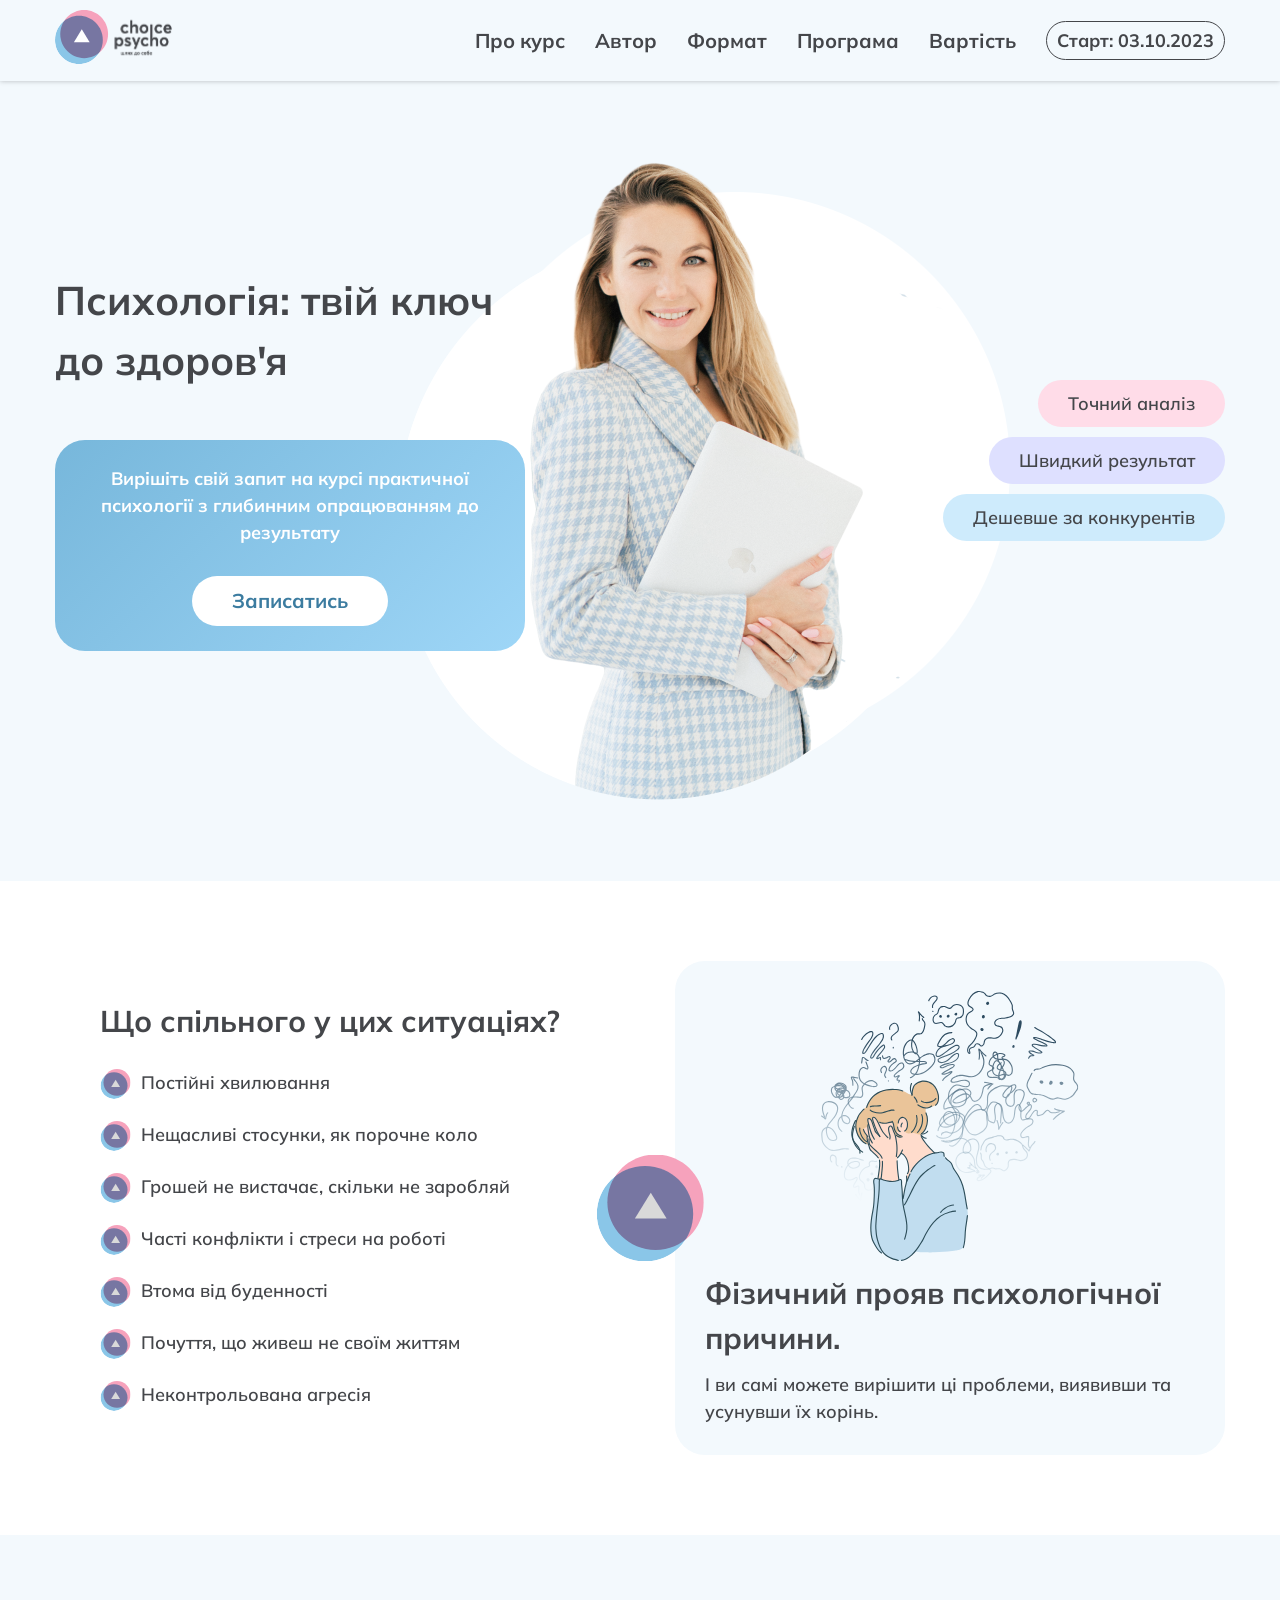
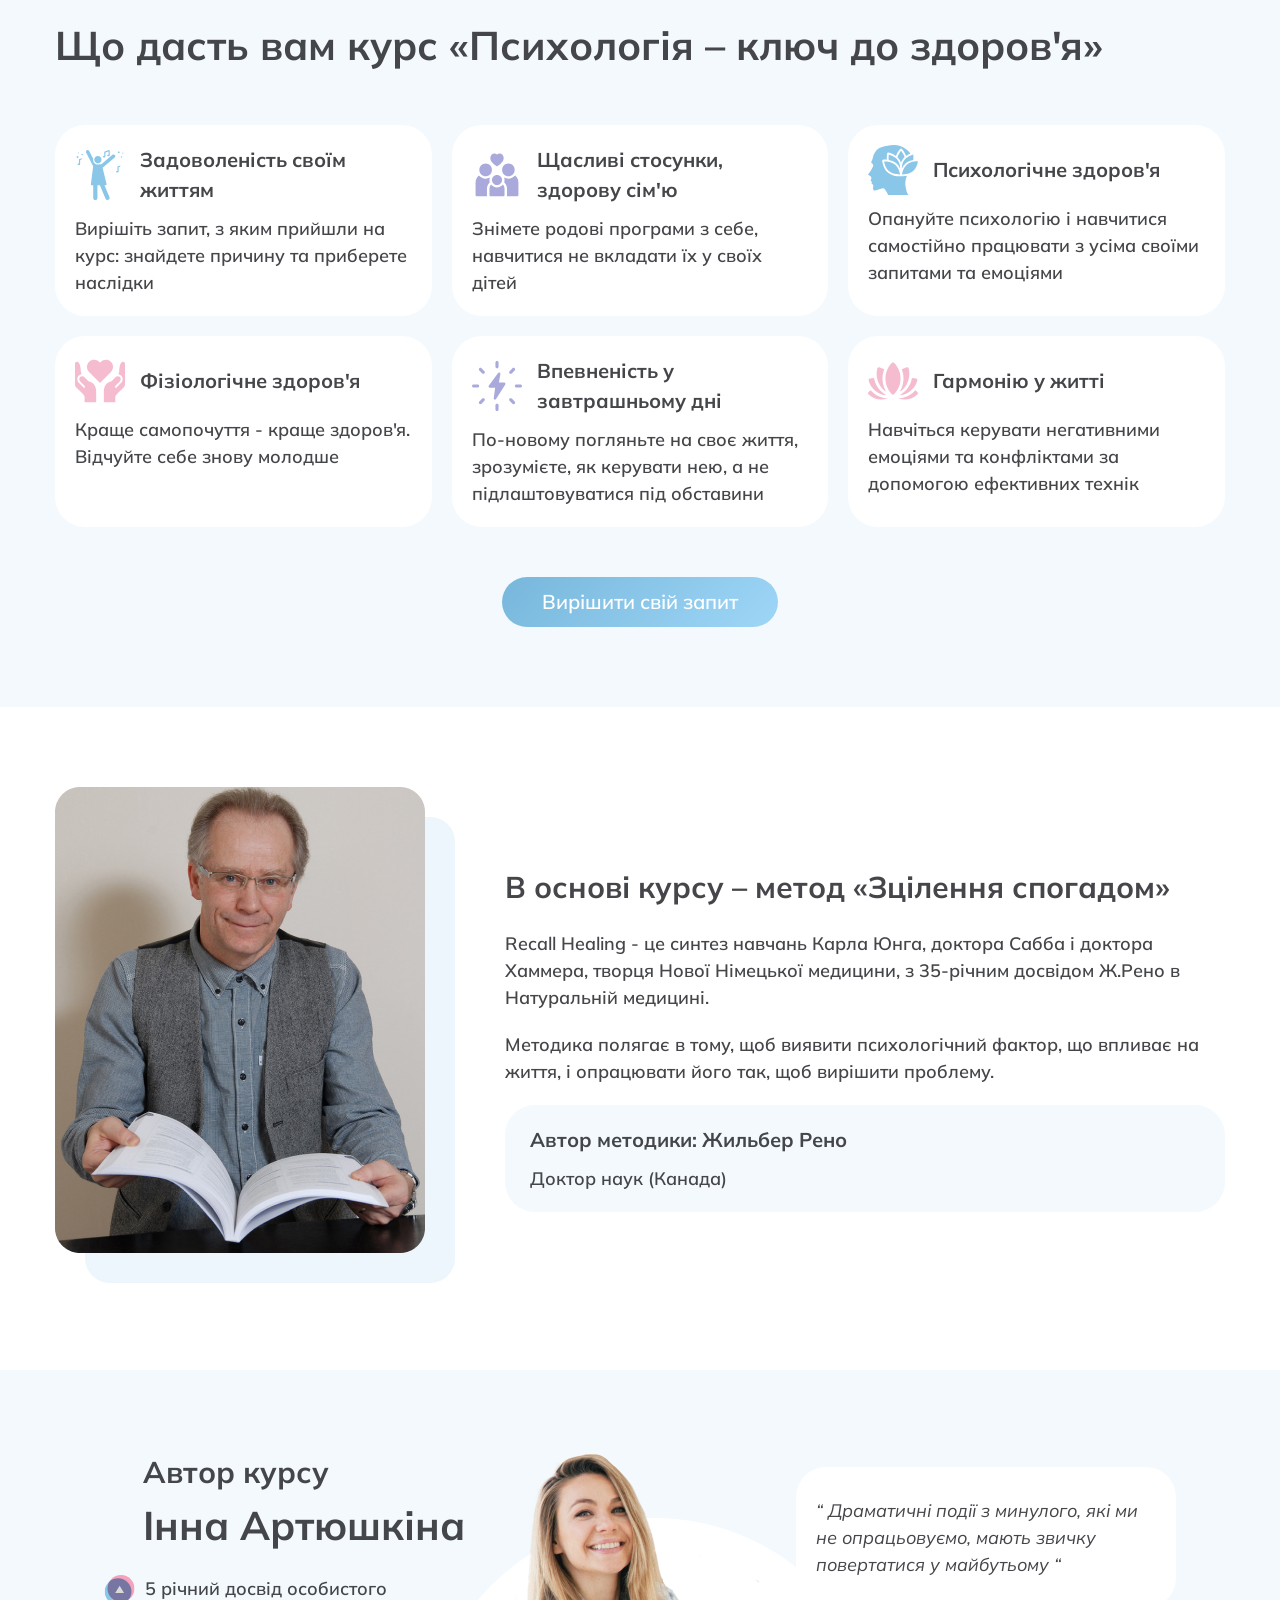
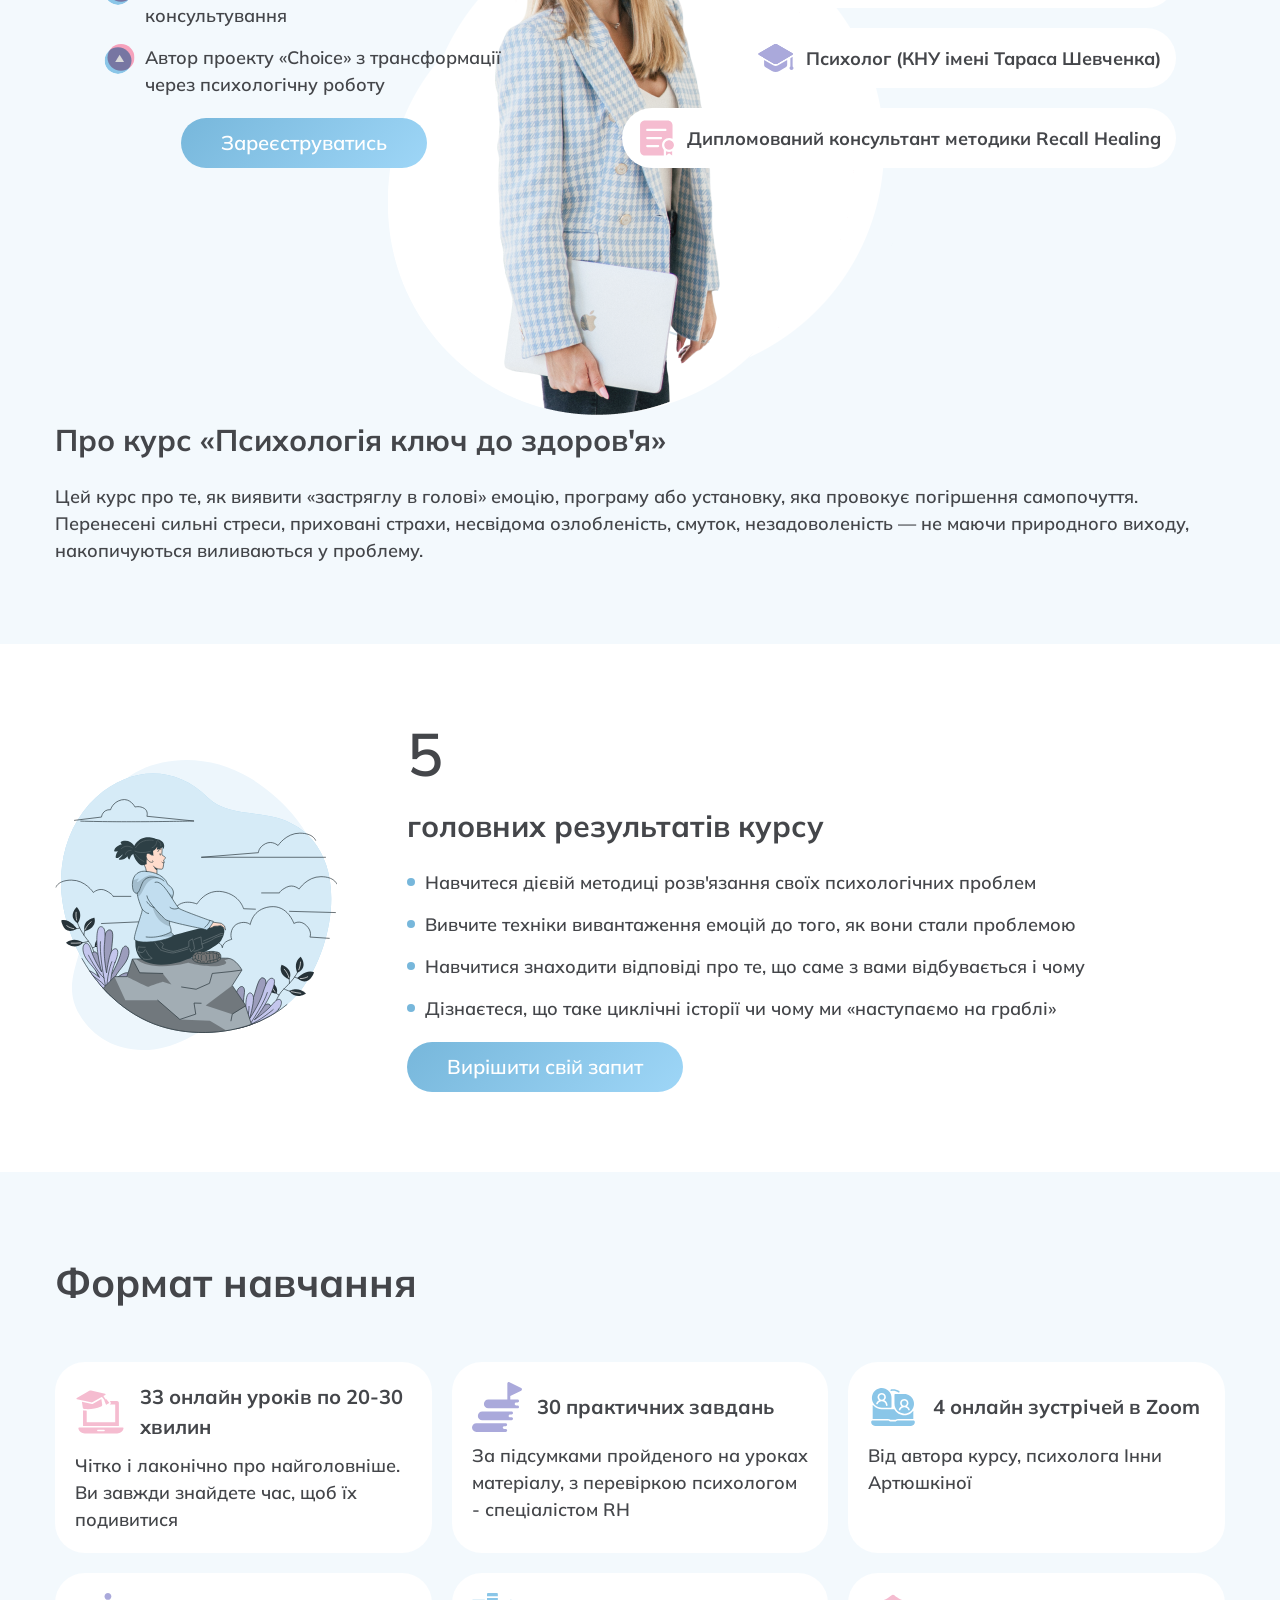
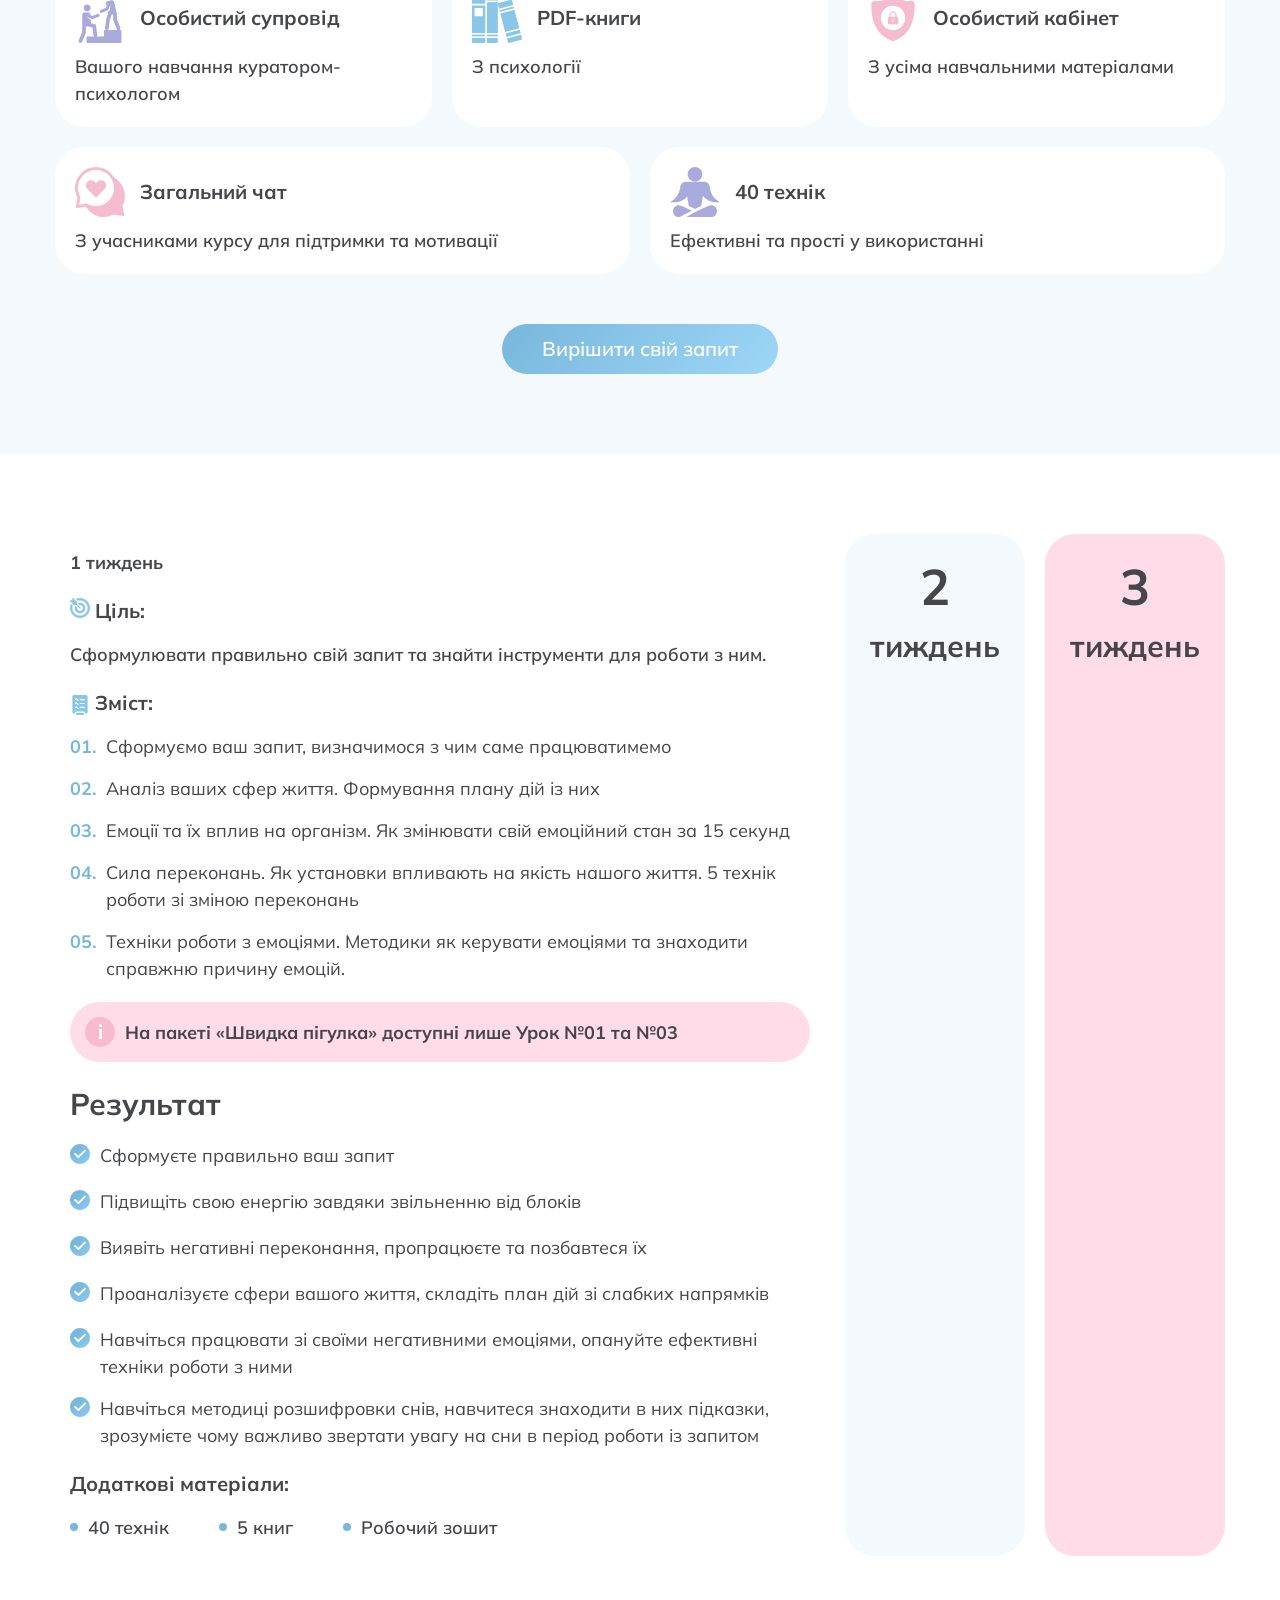
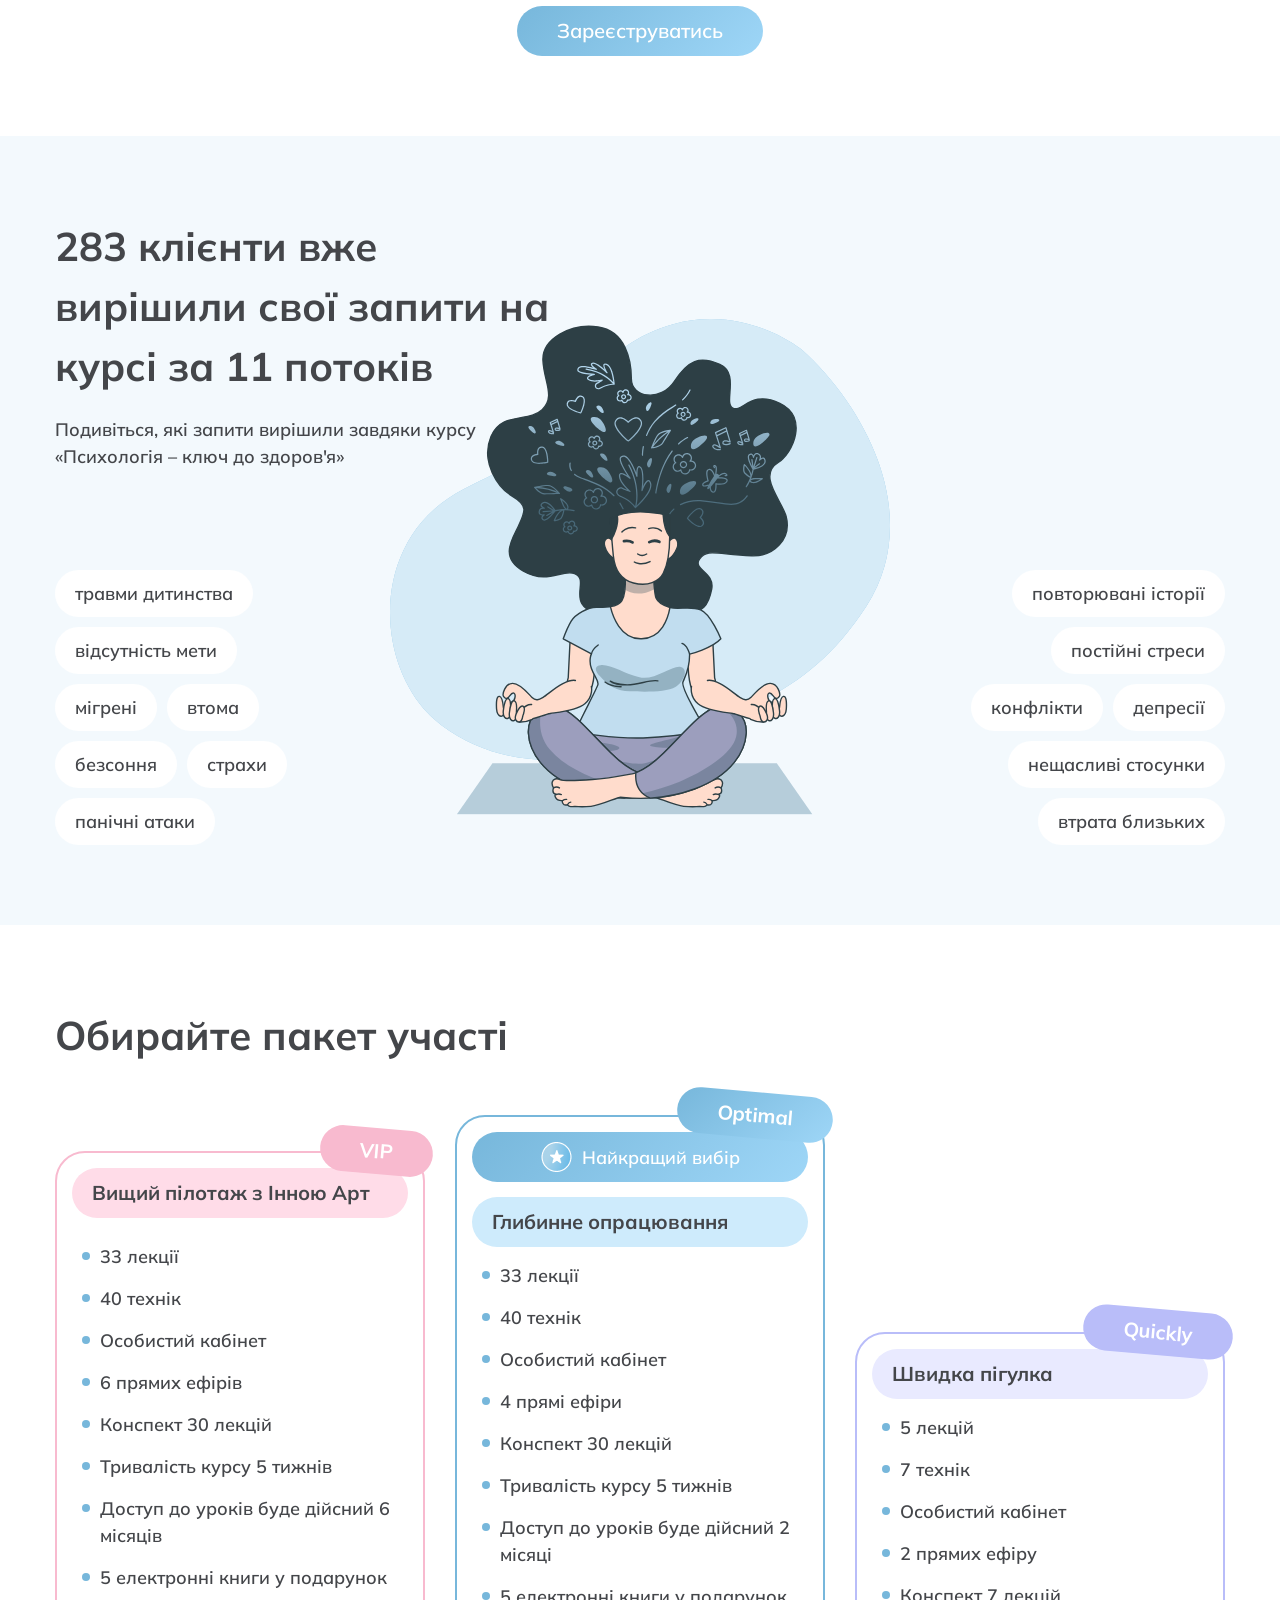
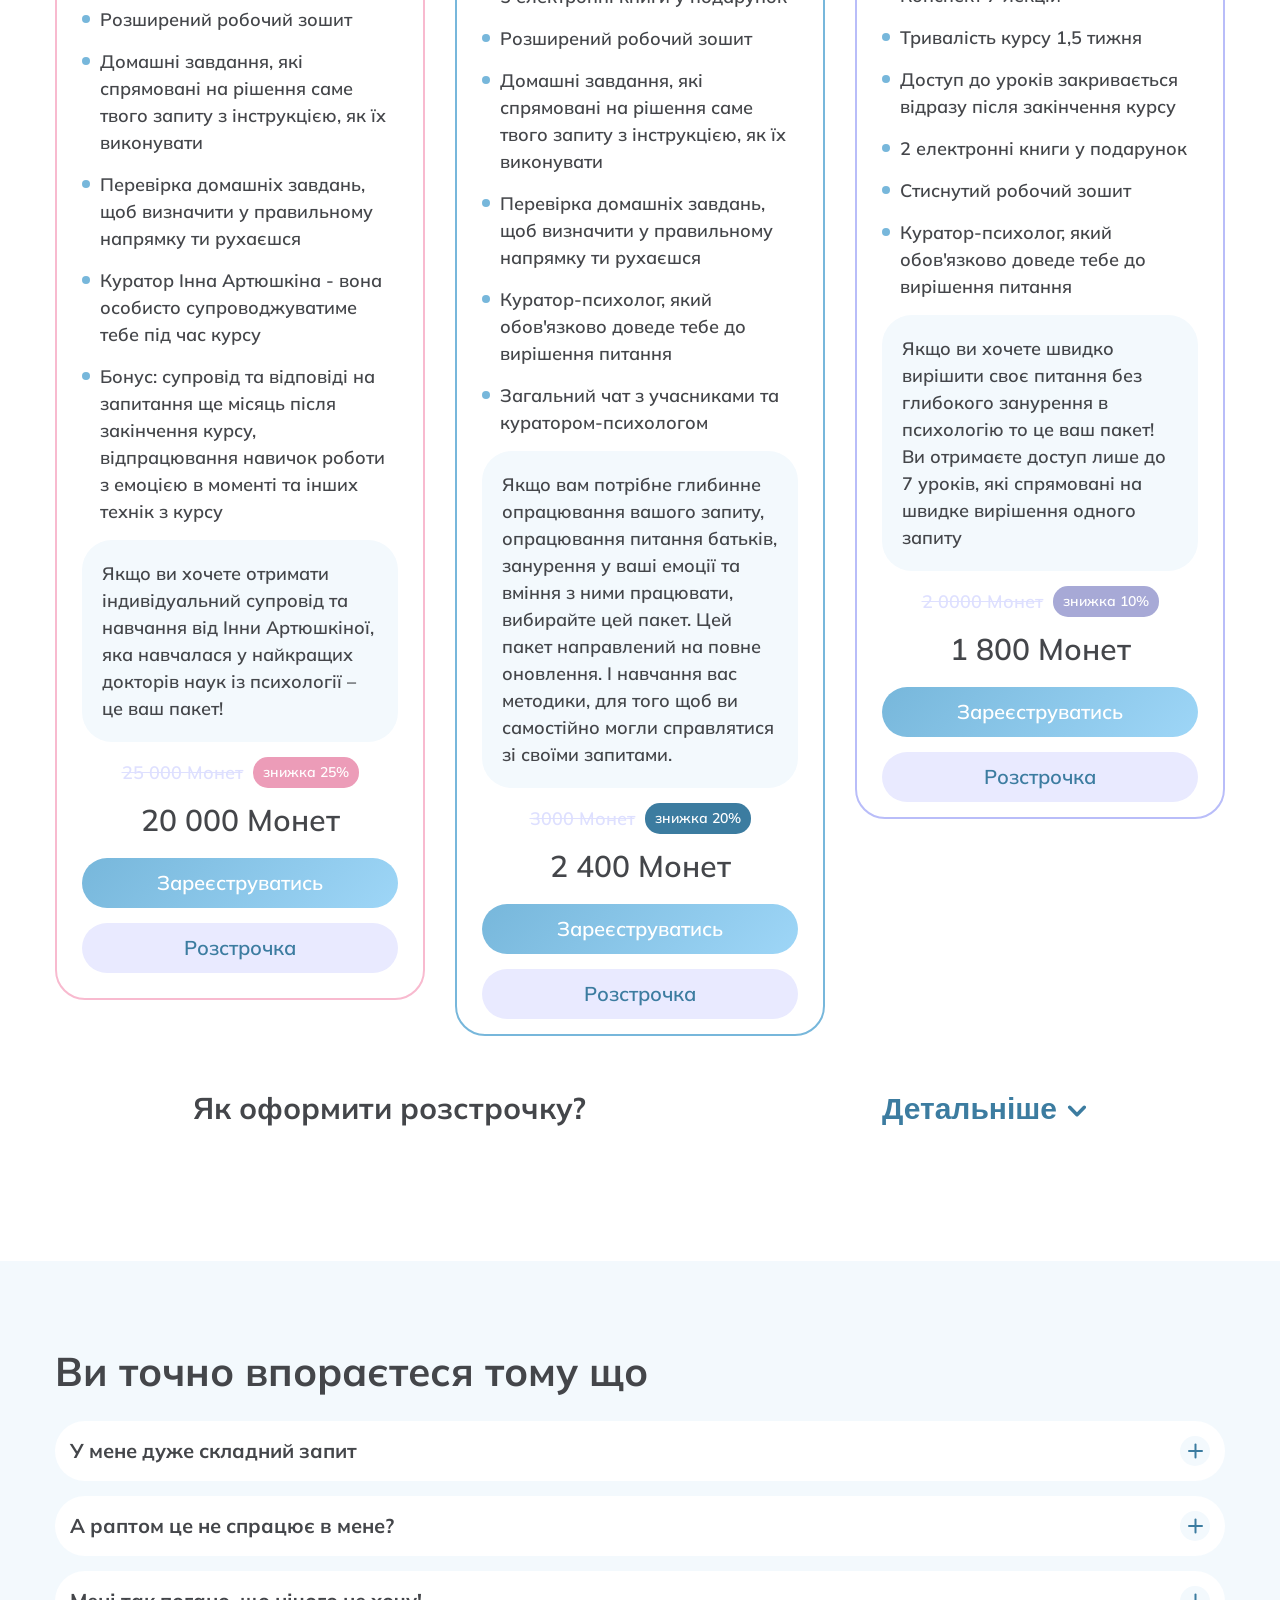
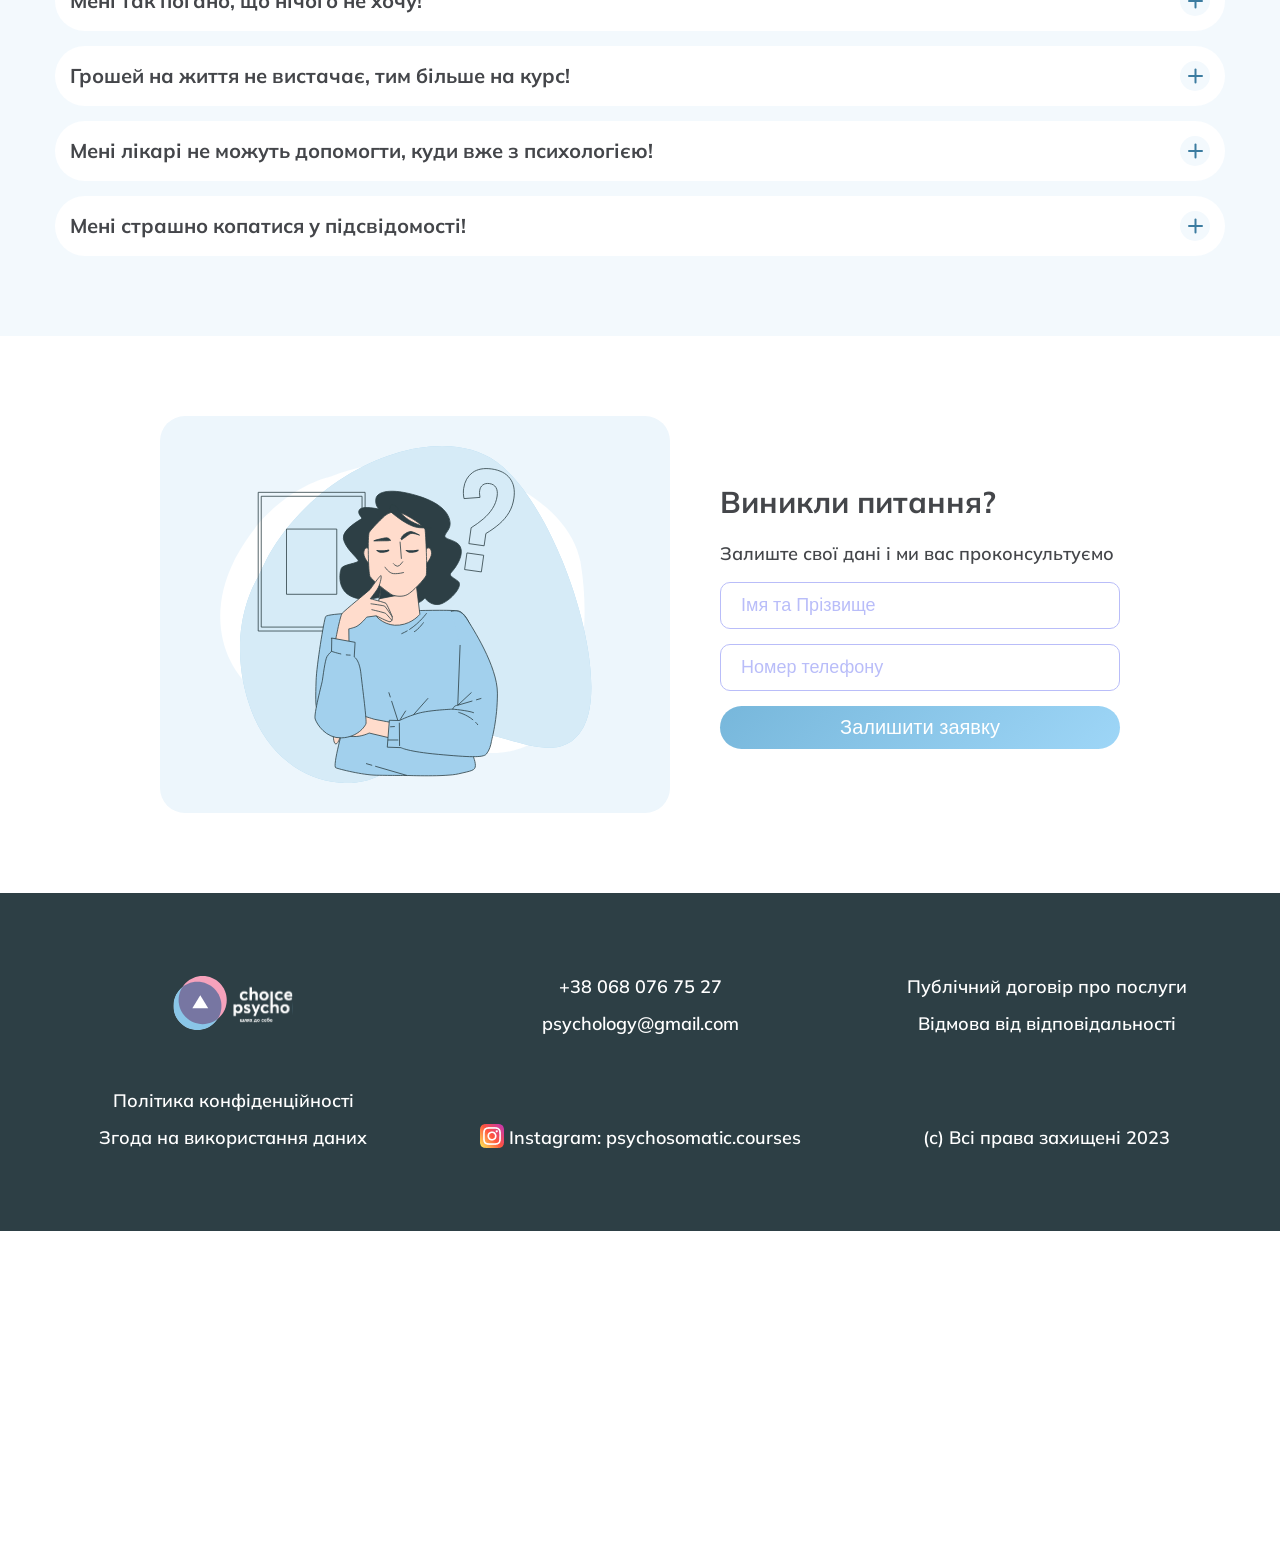
<file: index.html>
<!DOCTYPE html>
<html lang="uk">
  <head>
    <meta charset="UTF-8" />
    <meta name="viewport" content="width=device-width, initial-scale=1.0" />
    <meta name="description" content="Pet-project. Landing" />
    <link rel="shortcut icon" href="./img/vector.svg" type="image/x-icon" />
    <link rel="stylesheet" href="./css/main.css" />
    <script defer src="./js/script.js"></script>
    <title>«Choice Psychology»</title>
  </head>
  <body>
    <div class="wrapper">
      <header class="header">
        <div class="header__container container">
          <a class="logo" href="#"><img src="./img/logo-dark.svg" alt="logo" /></a>
          <nav class="menu">
            <ul class="menu__list">
              <li><a href="#situation" class="menu__link anchor">Про курс</a></li>
              <li><a href="#author" class="menu__link anchor">Автор</a></li>
              <li><a href="#format" class="menu__link anchor">Формат</a></li>
              <li><a href="#timetable" class="menu__link anchor">Програма</a></li>
              <li><a href="#pricing" class="menu__link anchor">Вартість</a></li>
            </ul>
          </nav>
          <div class="header__action">
            <div class="header__date">Старт: 03.10.2023</div>
            <button class="header__button-menu">
              <span></span>
              <span></span>
              <span></span>
            </button>
          </div>
        </div>
      </header>
      <main>
        <section class="introduction">
          <div class="introduction__container container">
            <img src="./img/introduction.png" alt="author" class="introduction__image" />
            <h1 class="title">Психологія: твій ключ до здоров'я</h1>
            <ul class="introduction__list">
              <li class="introduction__item">Точний аналіз</li>
              <li class="introduction__item">Швидкий результат</li>
              <li class="introduction__item">Дешевше за конкурентів</li>
            </ul>
            <div class="introduction__sign">
              <p>
                Вирішіть свій запит на курсі практичної психології з глибинним опрацюванням до
                результату
              </p>
              <a href="#question" class="button anchor button-invert">Записатись</a>
            </div>
          </div>
        </section>
        <section id="situation" class="situation">
          <div class="situation__container container">
            <div class="situation__list">
              <h2 class="sub-title">Що спільного у цих ситуаціях?</h2>
              <ul class="vector-list">
                <li>Постійні хвилювання</li>
                <li>Нещасливі стосунки, як порочне коло</li>
                <li>Грошей не вистачає, скільки не заробляй</li>
                <li>Часті конфлікти і стреси на роботі</li>
                <li>Втома від буденності</li>
                <li>Почуття, що живеш не своїм життям</li>
                <li>Неконтрольована агресія</li>
              </ul>
            </div>
            <div class="situation__content">
              <img src="./img/crying.svg" alt="mind" class="situation__image" />
              <h2 class="sub-title">Фізичний прояв психологічної причини.</h2>
              <p>І ви самі можете вирішити ці проблеми, виявивши та усунувши їх корінь.</p>
            </div>
          </div>
        </section>
        <section class="advantage">
          <div class="advantage__container container">
            <h2 class="title">Що дасть вам курс «Психологія – ключ до здоров'я»</h2>
            <div class="grid-list">
              <div class="grid-list__item">
                <div class="grid-list__item-header">
                  <img src="./img/live-music.svg" alt="happy" class="grid-list__icon" />
                  <h3 class="item-title">Задоволеність своїм життям</h3>
                </div>
                <p>
                  Вирішіть запит, з яким прийшли на курс: знайдете причину та приберете наслідки
                </p>
              </div>
              <div class="grid-list__item">
                <div class="grid-list__item-header">
                  <img src="./img/family.svg" alt="family" class="grid-list__icon" />
                  <h3 class="item-title">Щасливі стосунки, здорову сім'ю</h3>
                </div>
                <p>Знімете родові програми з себе, навчитися не вкладати їх у своїх дітей</p>
              </div>
              <div class="grid-list__item">
                <div class="grid-list__item-header">
                  <img src="./img/calm.svg" alt="calm" class="grid-list__icon" />
                  <h3 class="item-title">Психологічне здоров'я</h3>
                </div>
                <p>
                  Опануйте психологію і навчитися самостійно працювати з усіма своїми запитами та
                  емоціями
                </p>
              </div>
              <div class="grid-list__item">
                <div class="grid-list__item-header">
                  <img src="./img/charity.svg" alt="charity" class="grid-list__icon" />
                  <h3 class="item-title">Фізіологічне здоров'я</h3>
                </div>
                <p>Краще самопочуття - краще здоров'я. Відчуйте себе знову молодше</p>
              </div>
              <div class="grid-list__item">
                <div class="grid-list__item-header">
                  <img src="./img/thunderbolt.svg" alt="thunderbolt" class="grid-list__icon" />
                  <h3 class="item-title">Впевненість у завтрашньому дні</h3>
                </div>
                <p>
                  По-новому погляньте на своє життя, зрозумієте, як керувати нею, а не
                  підлаштовуватися під обставини
                </p>
              </div>
              <div class="grid-list__item">
                <div class="grid-list__item-header">
                  <img src="./img/lotus.svg" alt="lotus" class="grid-list__icon" />
                  <h3 class="item-title">Гармонію у житті</h3>
                </div>
                <p>
                  Навчіться керувати негативними емоціями та конфліктами за допомогою ефективних
                  технік
                </p>
              </div>
            </div>
            <a href="#question" class="button anchor">Вирішити свій запит</a>
          </div>
        </section>
        <section class="professor">
          <div class="professor__container container">
            <div>
              <img src="./img/professor.jpg" alt="professor" class="professor__image" />
            </div>
            <div class="professor__content">
              <h2 class="sub-title">В основі курсу – метод «Зцілення спогадом»</h2>
              <p>
                Recall Healing - це синтез навчань Карла Юнга, доктора Сабба і доктора Хаммера,
                творця Нової Німецької медицини, з 35-річним досвідом Ж.Рено в Натуральній медицині.
              </p>
              <p>
                Методика полягає в тому, щоб виявити психологічний фактор, що впливає на життя, і
                опрацювати його так, щоб вирішити проблему.
              </p>
              <div class="professor__detail">
                <h3 class="item-title">Автор методики: Жильбер Рено</h3>
                <p>Доктор наук (Канада)</p>
              </div>
            </div>
          </div>
        </section>
        <section id="author" class="author">
          <div class="author__container container">
            <div class="author__about">
              <div class="author__name">
                <h2 class="sub-title">Автор курсу</h2>
                <h3 class="title">Інна Артюшкіна</h3>
              </div>
              <img src="./img/author.png" alt="author" class="author__image" />
              <div class="author__list">
                <ul class="vector-list">
                  <li>5 річний досвід особистого консультування</li>
                  <li>Автор проекту «Choice» з трансформації через психологічну роботу</li>
                </ul>
                <a href="#question" class="button anchor">Зареєструватись</a>
              </div>
              <div class="author__speak">
                <blockquote class="author__quote">
                  “ Драматичні події з минулого, які ми не опрацьовуємо, мають звичку повертатися у
                  майбутьому “
                </blockquote>
                <div class="author__education">
                  <img src="./img/graduation.svg" alt="education" />
                  Психолог (КНУ імені Тараса Шевченка)
                </div>
                <div class="author__education">
                  <img src="./img/certificate.svg" alt="education" />
                  Дипломований консультант методики Recall Healing
                </div>
              </div>
            </div>
            <div class="author__info">
              <h2 class="sub-title">Про курс «Психологія ключ до здоров'я»</h2>
              <p>
                Цей курс про те, як виявити «застряглу в голові» емоцію, програму або установку, яка
                провокує погіршення самопочуття. Перенесені сильні стреси, приховані страхи,
                несвідома озлобленість, смуток, незадоволеність — не маючи природного виходу,
                накопичуються виливаються у проблему.
              </p>
            </div>
          </div>
        </section>
        <section class="result">
          <div class="result__container container">
            <picture class="result__image">
              <source srcset="./img/meditation-desktop.svg" media="(min-width: 1024px)" />
              <img src="./img/meditation-mobile.svg" alt="meditation" />
            </picture>
            <div class="result__content">
              <div class="result__number">5</div>
              <h2 class="sub-title result__sub-title">головних результатів курсу</h2>
              <ul class="point-list result__list">
                <li>Навчитеся дієвій методиці розв'язання своїх психологічних проблем</li>
                <li>Вивчите техніки вивантаження емоцій до того, як вони стали проблемою</li>
                <li>Навчитися знаходити відповіді про те, що саме з вами відбувається і чому</li>
                <li>Дізнаєтеся, що таке циклічні історії чи чому ми «наступаємо на граблі»</li>
              </ul>
              <a href="#question" class="button anchor">Вирішити свій запит</a>
            </div>
          </div>
        </section>
        <section id="format">
          <div class="format__container container">
            <h2 class="title">Формат навчання</h2>
            <div class="grid-list">
              <div class="grid-list__item">
                <div class="grid-list__item-header">
                  <img src="./img/online-education.svg" alt="online" class="grid-list__icon" />
                  <h3 class="item-title">33 онлайн уроків по 20-30 хвилин</h3>
                </div>
                <p>Чітко і лаконічно про найголовніше. Ви завжди знайдете час, щоб їх подивитися</p>
              </div>
              <div class="grid-list__item">
                <div class="grid-list__item-header">
                  <img src="./img/success.svg" alt="success" class="grid-list__icon" />
                  <h3 class="item-title">30 практичних завдань</h3>
                </div>
                <p>
                  За підсумками пройденого на уроках матеріалу, з перевіркою психологом -
                  спеціалістом RH
                </p>
              </div>
              <div class="grid-list__item">
                <div class="grid-list__item-header">
                  <img src="./img/consulting.svg" alt="zoom" class="grid-list__icon" />
                  <h3 class="item-title">4 онлайн зустрічей в Zoom</h3>
                </div>
                <p>Від автора курсу, психолога Інни Артюшкіної</p>
              </div>
              <div class="grid-list__item">
                <div class="grid-list__item-header">
                  <img src="./img/help.svg" alt="help" class="grid-list__icon" />
                  <h3 class="item-title">Особистий супровід</h3>
                </div>
                <p>Вашого навчання куратором-психологом</p>
              </div>
              <div class="grid-list__item">
                <div class="grid-list__item-header">
                  <img src="./img/book.svg" alt="books" class="grid-list__icon" />
                  <h3 class="item-title">PDF-книги</h3>
                </div>
                <p>З психології</p>
              </div>
              <div class="grid-list__item">
                <div class="grid-list__item-header">
                  <img src="./img/security.svg" alt="shield" class="grid-list__icon" />
                  <h3 class="item-title">Особистий кабінет</h3>
                </div>
                <p>З усіма навчальними матеріалами</p>
              </div>
              <div class="grid-list__item">
                <div class="grid-list__item-header">
                  <img src="./img/chat.svg" alt="chat" class="grid-list__icon" />
                  <h3 class="item-title">Загальний чат</h3>
                </div>
                <p>З учасниками курсу для підтримки та мотивації</p>
              </div>
              <div class="grid-list__item">
                <div class="grid-list__item-header">
                  <img src="./img/yoga-position.svg" alt="meditation" class="grid-list__icon" />
                  <h3 class="item-title">40 технік</h3>
                </div>
                <p>Ефективні та прості у використанні</p>
              </div>
            </div>
            <a href="#question" class="button anchor">Вирішити свій запит</a>
          </div>
        </section>
        <section id="timetable" class="timetable">
          <div class="timetable__container container">
            <div class="timetable__tabs">
              <div class="timetable__tab active">
                <div class="timetable__tab-header">
                  <h2 class="title"><span class="timetable__number">1</span> тиждень</h2>
                  <button class="timetable__tab-button">
                    <img src="./img/arrow-white.svg" alt="arrow" class="timetable__tab-icon" />
                  </button>
                </div>
                <div class="timetable__tab-body">
                  <div class="timetable__tab-content">
                    <h3 class="timetable__sub-title">1 тиждень</h3>
                    <div class="timetable__tab-item">
                      <h4 class="item-title">
                        <img src="./img/target.svg" alt="icon" class="tab-icon" />
                        Ціль:
                      </h4>
                      <p>
                        Сформулювати правильно свій запит та знайти інструменти для роботи з ним.
                      </p>
                    </div>
                    <div class="timetable__tab-item">
                      <h4 class="item-title">
                        <img src="./img/to-do-list.svg" alt="icon" class="timetable__tab-icon" />
                        Зміст:
                      </h4>
                      <ol class="number-list">
                        <li>Сформуємо ваш запит, визначимося з чим саме працюватимемо</li>
                        <li>Аналіз ваших сфер життя. Формування плану дій із них</li>
                        <li>
                          Емоції та їх вплив на організм. Як змінювати свій емоційний стан за 15
                          секунд
                        </li>
                        <li>
                          Сила переконань. Як установки впливають на якість нашого життя. 5 технік
                          роботи зі зміною переконань
                        </li>
                        <li>
                          Техніки роботи з емоціями. Методики як керувати емоціями та знаходити
                          справжню причину емоцій.
                        </li>
                      </ol>
                    </div>
                    <div class="timetable__tab-warning">
                      <div class="timetable__tab-warning-icon">i</div>
                      На пакеті «Швидка пігулка» доступні лише Урок №01 та №03
                    </div>
                    <div class="timetable__tab-item tab-result">
                      <h3 class="sub-title">Результат</h3>
                      <ul class="check-list">
                        <li>Сформуєте правильно ваш запит</li>
                        <li>Підвищіть свою енергію завдяки звільненню від блоків</li>
                        <li>Виявіть негативні переконання, пропрацюєте та позбавтеся їх</li>
                        <li>
                          Проаналізуєте сфери вашого життя, складіть план дій зі слабких напрямків
                        </li>
                        <li>
                          Навчіться працювати зі своїми негативними емоціями, опануйте ефективні
                          техніки роботи з ними
                        </li>
                        <li>
                          Навчіться методиці розшифровки снів, навчитеся знаходити в них підказки,
                          зрозумієте чому важливо звертати увагу на сни в період роботи із запитом
                        </li>
                      </ul>
                    </div>
                    <div class="timetable__tab-item">
                      <h4 class="item-title">Додаткові матеріали:</h4>
                      <ul class="point-list">
                        <li>40 технік</li>
                        <li>5 книг</li>
                        <li>Робочий зошит</li>
                      </ul>
                    </div>
                  </div>
                </div>
              </div>
              <div class="timetable__tab">
                <div class="timetable__tab-header">
                  <h2 class="title"><span class="timetable__number">2</span> тиждень</h2>
                  <button class="timetable__tab-button">
                    <img src="./img/arrow-white.svg" alt="arrow" class="timetable__tab-icon" />
                  </button>
                </div>
                <div class="timetable__tab-body">
                  <div class="timetable__tab-content">
                    <h3 class="sub-title">2 тиждень</h3>
                    <div class="timetable__tab-item">
                      <h4 class="item-title">
                        <img src="./img/target.svg" alt="icon" class="timetable__tab-icon" />
                        Ціль:
                      </h4>
                      <p>
                        Рішення вашого запиту, вивчення алгоритмів та інструментів для вирішення
                        будь-якого запиту, що виник у вашому житті.
                      </p>
                    </div>
                    <div class="timetable__tab-item">
                      <h4 class="item-title">
                        <img src="./img/to-do-list.svg" alt="icon" class="timetable__tab-icon" />
                        Зміст:
                      </h4>
                      <ol class="number-list">
                        <li>
                          Робота зі страхами. Техніки прийняття страхів. Як самостійно впоратися зі
                          страхами.
                        </li>
                        <li>
                          Зародження хвороб. Як «застряглі» у тілі емоції впливають на наше здоров'я
                        </li>
                        <li>
                          Я й батьки. Роль батьків у нашому житті. Як знайти та змінити переконання,
                          закладені батьками
                        </li>
                        <li>
                          Психологія критичних станів. Бездіяльність – як результат шоку. Стан тіла
                          після шокових подій
                        </li>
                        <li>
                          Візуалізація мети. Техніки, які допоможуть знайти для вас легший і
                          правильніший шлях вирішення вашого запиту
                        </li>
                      </ol>
                    </div>
                    <div class="timetable__tab-warning">
                      <div class="timetable__tab-warning-icon">i</div>
                      На пакеті «Швидка пігулка» доступні лише теми №3, №4 та №9
                    </div>
                    <div class="timetable__tab-item timetable__tab-result">
                      <h3 class="sub-title">Результат</h3>
                      <ul class="check-list">
                        <li>
                          Разом з нами ви вирішите свій запит, отримаєте алгоритми та інструменти
                          для вирішення будь-якого запиту, що виник у вашому житті, а також дітей та
                          ваших близьких
                        </li>
                        <li>Вирішите негармонійні стосунки з батьками та сім'єю</li>
                        <li>
                          Навчіться працювати з вашим станом: знаходити першопричини негативних
                          емоцій
                        </li>
                        <li>
                          Ви отримаєте методики визначення причин виникнення хвороб, шокових подій,
                          негативних станів.
                        </li>
                        <li>Поміняєте взаємини</li>
                      </ul>
                    </div>
                    <div class="timetable__tab-item">
                      <h4 class="item-title">Додаткові матеріали:</h4>
                      <ul class="point-list">
                        <li>40 технік</li>
                        <li>5 книг</li>
                        <li>Робочий зошит</li>
                      </ul>
                    </div>
                  </div>
                </div>
              </div>
              <div class="timetable__tab">
                <div class="timetable__tab-header">
                  <h2 class="title"><span class="timetable__number">3</span> тиждень</h2>
                  <button class="timetable__tab-button">
                    <img src="./img/arrow-white.svg" alt="arrow" class="timetable__tab-icon" />
                  </button>
                </div>
                <div class="timetable__tab-body">
                  <div class="timetable__tab-content">
                    <h3 class="sub-title">3 тиждень</h3>
                    <div class="timetable__tab-item">
                      <h4 class="item-title">
                        <img src="./img/target.svg" alt="icon" class="timetable__tab-icon" />
                        Ціль:
                      </h4>
                      <p>
                        Сформулювати правильно свій запит та знайти інструменти для роботи з ним.
                      </p>
                    </div>
                    <div class="timetable__tab-item">
                      <h4 class="item-title">
                        <img src="./img/to-do-list.svg" alt="icon" class="timetable__tab-icon" />
                        Зміст:
                      </h4>
                      <ol class="number-list">
                        <li>Сформуємо ваш запит, визначимося з чим саме працюватимемо</li>
                        <li>Аналіз ваших сфер життя. Формування плану дій із них</li>
                        <li>
                          Емоції та їх вплив на організм. Як змінювати свій емоційний стан за 15
                          секунд
                        </li>
                        <li>
                          Сила переконань. Як установки впливають на якість нашого життя. 5 технік
                          роботи зі зміною переконань
                        </li>
                        <li>
                          Техніки роботи з емоціями. Методики як керувати емоціями та знаходити
                          справжню причину емоцій.
                        </li>
                      </ol>
                    </div>
                    <div class="timetable__tab-warning">
                      <div class="timetable__tab-warning-icon">i</div>
                      На пакеті «Швидка пігулка» доступні лише Урок №01 та №03
                    </div>
                    <div class="timetable__tab-item timetable__tab-result">
                      <h3 class="sub-title">Результат</h3>
                      <ul class="check-list">
                        <li>Сформуєте правильно ваш запит</li>
                        <li>Підвищіть свою енергію завдяки звільненню від блоків</li>
                        <li>Виявіть негативні переконання, пропрацюєте та позбавтеся їх</li>
                        <li>
                          Проаналізуєте сфери вашого життя, складіть план дій зі слабких напрямків
                        </li>
                        <li>
                          Навчіться працювати зі своїми негативними емоціями, опануйте ефективні
                          техніки роботи з ними
                        </li>
                      </ul>
                    </div>
                    <div class="timetable__tab-item">
                      <h4 class="item-title">Додаткові матеріали:</h4>
                      <ul class="point-list">
                        <li>40 технік</li>
                        <li>5 книг</li>
                        <li>Робочий зошит</li>
                      </ul>
                    </div>
                  </div>
                </div>
              </div>
            </div>
            <a href="#question" class="button anchor">Зареєструватись</a>
          </div>
        </section>
        <section class="statistic">
          <div class="statistic__container container">
            <div class="statistic__content">
              <h2 class="title">283 клієнти вже вирішили свої запити на курсі за 11 потоків</h2>
              <p>Подивіться, які запити вирішили завдяки курсу «Психологія – ключ до здоров'я»</p>
            </div>
            <img src="./img/meditation.svg" alt="meditation" class="statistic__image" />
            <div class="statistic__list">
              <div class="statistic__row">
                <div class="statistic__column">
                  <div class="statistic__item">травми дитинства</div>
                </div>
                <div class="statistic__column">
                  <div class="statistic__item">повторювані історії</div>
                </div>
              </div>
              <div class="statistic__row">
                <div class="statistic__column">
                  <div class="statistic__item">відсутність мети</div>
                </div>
                <div class="statistic__column">
                  <div class="statistic__item">постійні стреси</div>
                </div>
              </div>
              <div class="statistic__row">
                <div class="statistic__column">
                  <div class="statistic__item">мігрені</div>
                  <div class="statistic__item">втома</div>
                </div>
                <div class="statistic__column">
                  <div class="statistic__item">конфлікти</div>
                  <div class="statistic__item">депресії</div>
                </div>
              </div>
              <div class="statistic__row">
                <div class="statistic__column">
                  <div class="statistic__item">безсоння</div>
                  <div class="statistic__item">страхи</div>
                </div>
                <div class="statistic__column">
                  <div class="statistic__item">нещасливі стосунки</div>
                </div>
              </div>
              <div class="statistic__row">
                <div class="statistic__column">
                  <div class="statistic__item">панічні атаки</div>
                </div>
                <div class="statistic__column">
                  <div class="statistic__item">втрата близьких</div>
                </div>
              </div>
            </div>
          </div>
        </section>
        <section id="pricing" class="pricing">
          <div class="pricing__container container">
            <h2 class="title">Обирайте пакет участі</h2>
            <div class="pricing__cards">
              <div class="card active">
                <div class="card__header">
                  <div class="card__top">
                    <h3 class="card__title item-title">Вищий пілотаж з Інною Арт</h3>
                    <button class="card__button">
                      <img src="./img/arrow-white.svg" alt="arrow" />
                    </button>
                  </div>
                  <div class="card__price-mobile card__price-row">
                    <div class="card__sale">знижка 25%</div>
                    <div class="card__price">20 000 Монет</div>
                  </div>
                </div>
                <div class="card__info">
                  <div class="card__info-content">
                    <ul class="point-list">
                      <li>33 лекції</li>
                      <li>40 технік</li>
                      <li>Особистий кабінет</li>
                      <li>6 прямих ефірів</li>
                      <li>Конспект 30 лекцій</li>
                      <li>Тривалість курсу 5 тижнів</li>
                      <li>Доступ до уроків буде дійсний 6 місяців</li>
                      <li>5 електронні книги у подарунок</li>
                      <li>Розширений робочий зошит</li>
                      <li>
                        Домашні завдання, які спрямовані на рішення саме твого запиту з інструкцією,
                        як їх виконувати
                      </li>
                      <li>
                        Перевірка домашніх завдань, щоб визначити у правильному напрямку ти рухаєшся
                      </li>
                      <li>
                        Куратор Інна Артюшкіна - вона особисто супроводжуватиме тебе під час курсу
                      </li>
                      <li>
                        Бонус: супровід та відповіді на запитання ще місяць після закінчення курсу,
                        відпрацювання навичок роботи з емоцією в моменті та інших технік з курсу
                      </li>
                    </ul>
                    <p class="card__text">
                      Якщо ви хочете отримати індивідуальний супровід та навчання від Інни
                      Артюшкіної, яка навчалася у найкращих докторів наук із психології – це ваш
                      пакет!
                    </p>
                    <div class="card__prices">
                      <div class="card__price-row">
                        <div class="card__false-price">25 000 Монет</div>
                        <div class="card__sale">знижка 25%</div>
                      </div>
                      <div class="sub-title">20 000 Монет</div>
                    </div>
                    <a href="#question" class="button anchor">Зареєструватись</a>
                    <a href="#details" class="button anchor button-light details-button"
                      >Розстрочка</a
                    >
                  </div>
                </div>
              </div>
              <div class="card">
                <div class="card__best">
                  <img src="./img/star.png" alt="star" class="card__best-icon" />Найкращий вибір
                </div>
                <div class="card__header">
                  <div class="card__top">
                    <h3 class="card__title item-title">Глибинне опрацювання</h3>
                    <button class="card__button">
                      <img src="./img/arrow-white.svg" alt="arrow" />
                    </button>
                  </div>
                  <div class="card__price-mobile card__price-row">
                    <div class="card__sale">знижка 20%</div>
                    <div class="card__price">2 000 Монет</div>
                  </div>
                </div>
                <div class="card__info">
                  <div class="card__info-content">
                    <ul class="point-list">
                      <li>33 лекції</li>
                      <li>40 технік</li>
                      <li>Особистий кабінет</li>
                      <li>4 прямі ефіри</li>
                      <li>Конспект 30 лекцій</li>
                      <li>Тривалість курсу 5 тижнів</li>
                      <li>Доступ до уроків буде дійсний 2 місяці</li>
                      <li>5 електронні книги у подарунок</li>
                      <li>Розширений робочий зошит</li>
                      <li>
                        Домашні завдання, які спрямовані на рішення саме твого запиту з інструкцією,
                        як їх виконувати
                      </li>
                      <li>
                        Перевірка домашніх завдань, щоб визначити у правильному напрямку ти рухаєшся
                      </li>
                      <li>Куратор-психолог, який обов'язково доведе тебе до вирішення питання</li>
                      <li>Загальний чат з учасниками та куратором-психологом</li>
                    </ul>
                    <p class="card__text">
                      Якщо вам потрібне глибинне опрацювання вашого запиту, опрацювання питання
                      батьків, занурення у ваші емоції та вміння з ними працювати, вибирайте цей
                      пакет. Цей пакет направлений на повне оновлення. І навчання вас методики, для
                      того щоб ви самостійно могли справлятися зі своїми запитами.
                    </p>
                    <div class="card__prices">
                      <div class="card__price-row">
                        <div class="card__false-price">3000 Монет</div>
                        <div class="card__sale">знижка 20%</div>
                      </div>
                      <div class="sub-title">2 400 Монет</div>
                    </div>
                    <a href="#question" class="button anchor">Зареєструватись</a>
                    <a href="#details" class="button anchor button-light details-button"
                      >Розстрочка</a
                    >
                  </div>
                </div>
              </div>
              <div class="card">
                <div class="card__header">
                  <div class="card__top">
                    <h3 class="card__title item-title">Швидка пігулка</h3>
                    <button class="card__button">
                      <img src="./img/arrow-white.svg" alt="arrow" />
                    </button>
                  </div>
                  <div class="card__price-mobile card__price-row">
                    <div class="card__sale">знижка 10%</div>
                    <div class="card__price">1 800 Монет</div>
                  </div>
                </div>
                <div class="card__info">
                  <div class="card__info-content">
                    <ul class="point-list">
                      <li>5 лекцій</li>
                      <li>7 технік</li>
                      <li>Особистий кабінет</li>
                      <li>2 прямих ефіру</li>
                      <li>Конспект 7 лекцій</li>
                      <li>Тривалість курсу 1,5 тижня</li>
                      <li>Доступ до уроків закривається відразу після закінчення курсу</li>
                      <li>2 електронні книги у подарунок</li>
                      <li>Стиснутий робочий зошит</li>
                      <li>Куратор-психолог, який обов'язково доведе тебе до вирішення питання</li>
                    </ul>
                    <p class="card__text">
                      Якщо ви хочете швидко вирішити своє питання без глибокого занурення в
                      психологію то це ваш пакет! Ви отримаєте доступ лише до 7 уроків, які
                      спрямовані на швидке вирішення одного запиту
                    </p>
                    <div class="card__prices">
                      <div class="card__price-row">
                        <div class="card__false-price">2 0000 Монет</div>
                        <div class="card__sale">знижка 10%</div>
                      </div>
                      <div class="sub-title">1 800 Монет</div>
                    </div>
                    <a href="#question" class="button anchor">Зареєструватись</a>
                    <a href="#details" class="button anchor button-light details-button">
                      Розстрочка
                    </a>
                  </div>
                </div>
              </div>
            </div>
            <div class="pricing__info">
              <h3 class="sub-title">Як оформити розстрочку?</h3>
              <button class="pricing__info-button details-button">Детальніше</button>
            </div>
            <div id="details" class="pricing__details">
              <div class="pricing__details-list">
                <div class="pricing__details-item">
                  <h4 class="sub-title">1 крок</h4>
                  <p>Виберіть відповідний пакет та натисніть «Розстрочка»</p>
                  <img src="./img/button-click.png" alt="screen" />
                </div>
                <div class="pricing__details-item">
                  <h4 class="sub-title">2 крок</h4>
                  <p>Заповніть поля та введіть свої дані</p>
                  <img src="./img/register.png" alt="screen" />
                </div>
                <div class="pricing__details-item">
                  <h4 class="sub-title">3 крок</h4>
                  <p>
                    На екрані платіжної системи натисніть “У розстрочку” та оберіть банк, послугами
                    якого ви користуєтесь
                  </p>
                  <img src="./img/pay.png" alt="screen" />
                </div>
                <div class="pricing__details-item">
                  <h4 class="sub-title">4 крок</h4>
                  <p>
                    Слідкуйте за вказівками на цій сторінці щодо оформлення розстрочки в обраному
                    банку
                  </p>
                  <img src="./img/attention.svg" alt="screen" />
                </div>
              </div>
            </div>
          </div>
        </section>
        <section class="answer">
          <div class="answer__container container">
            <h2 class="title">Ви точно впораєтеся тому що</h2>
            <div class="answer__list">
              <div class="answer__item">
                <div class="answer__header">
                  <h3 class="item-title">У мене дуже складний запит</h3>
                  <button class="answer__button" aria-label="open faq question">
                    <span></span>
                    <span></span>
                  </button>
                </div>
                <div class="answer__item-content">
                  <p class="answer__text">
                    Дуже багато учасників курсу думають, що їхні запити надто складні та заплутані.
                    І ще не було тих, кому ми не допомогли б вирішити внутрішній конфлікт, запит.
                    Методика нашої роботи з вашим тілом є універсальною і допомагає розплутати
                    будь-яку історію, навіть якщо вона здається дуже заплутаною.
                  </p>
                </div>
              </div>
              <div class="answer__item">
                <div class="answer__header">
                  <h3 class="item-title">А раптом це не спрацює в мене?</h3>
                  <button class="answer__button" aria-label="open faq question">
                    <span></span>
                    <span></span>
                  </button>
                </div>
                <div class="answer__item-content">
                  <p class="answer__text">
                    Розумію вашу обуреність і занепокоєння стосовно того, що запропоновані підходи
                    можуть не працювати для вас. Кожна людина унікальна, і психологічні становища
                    можуть виявлятися складними і індивідуальними. Тому ми гарантуємо повернення
                    коштів при незадоволенні результатом.
                  </p>
                </div>
              </div>
              <div class="answer__item">
                <div class="answer__header">
                  <h3 class="item-title">Мені так погано, що нічого не хочу!</h3>
                  <button class="answer__button" aria-label="open faq question">
                    <span></span>
                    <span></span>
                  </button>
                </div>
                <div class="answer__item-content">
                  <p class="answer__text">
                    Вам зараз дуже важко і ви втрачаєте бажання робити будь-що. Це може бути ознакою
                    емоційного виснаження або погіршення психічного стану. В таких ситуаціях важливо
                    звернутися до професійної допомоги.
                  </p>
                </div>
              </div>
              <div class="answer__item">
                <div class="answer__header">
                  <h3 class="item-title">Грошей на життя не вистачає, тим більше на курс!</h3>
                  <button class="answer__button" aria-label="open faq question">
                    <span></span>
                    <span></span>
                  </button>
                </div>
                <div class="answer__item-content">
                  <p class="answer__text">
                    Якщо вам не вистачає грошей на курс, можливо варто розглянути можливість взяти
                    його в розстрочку. Це дозволить вам сплатити вартість курсу частинами протягом
                    певного періоду часу, зменшуючи фінансове навантаження.
                  </p>
                </div>
              </div>
              <div class="answer__item">
                <div class="answer__header">
                  <h3 class="item-title">
                    Мені лікарі не можуть допомогти, куди вже з психологією!
                  </h3>
                  <button class="answer__button" aria-label="open faq question">
                    <span></span>
                    <span></span>
                  </button>
                </div>
                <div class="answer__item-content">
                  <p class="answer__text">
                    Психологія вивчає взаємозв'язок між психічними станами та фізичними симптомами.
                    Це напрямок медицини, який розглядає вплив психологічних факторів на розвиток та
                    перебіг різних захворювань.
                  </p>
                </div>
              </div>
              <div class="answer__item">
                <div class="answer__header">
                  <h3 class="item-title">Мені страшно копатися у підсвідомості!</h3>
                  <button class="answer__button" aria-label="open faq question">
                    <span></span>
                    <span></span>
                  </button>
                </div>
                <div class="answer__item-content">
                  <p class="answer__text">
                    Копання у підсвідомості може бути страшним і викликати тривогу. Підсвідомість -
                    це глибинний рівень нашої свідомості, де зберігаються різноманітні думки,
                    почуття, спогади та переконання, які можуть впливати на наше поведінку та
                    емоційний стан.
                  </p>
                </div>
              </div>
            </div>
          </div>
        </section>
        <section class="question" id="question">
          <div class="question__container container">
            <img src="./img/question.svg" alt="question" />
            <form class="question__form" id="register-form">
              <h2 class="sub-title">Виникли питання?</h2>
              <p>Залиште свої дані і ми вас проконсультуємо</p>
              <input
                type="text"
                class="question__input"
                id="register-name"
                placeholder="Імя та Прізвище"
                required />
              <input
                type="tel"
                class="question__input"
                id="register-number"
                placeholder="Номер телефону"
                required />
              <button class="button" type="submit">Залишити заявку</button>
            </form>
          </div>
        </section>
      </main>
      <footer class="footer">
        <div class="footer__container container">
          <div class="footer__block">
            <a href="#">
              <img src="./img/logo-white.svg" alt="logo" class="logo" />
            </a>
          </div>
          <div class="footer__block">
            <a href="#" class="footer__link">+38 068 076 75 27</a>
            <a href="#" class="footer__link">psychology@gmail.com</a>
          </div>
          <div class="footer__block">
            <a href="#" class="footer__link">Публічний договір про послуги</a>
            <a href="#" class="footer__link">Відмова від відповідальності</a>
          </div>
          <div class="footer__block">
            <a href="#" class="footer__link">Політика конфіденційності</a>
            <a href="#" class="footer__link">Згода на використання даних</a>
          </div>
          <div class="footer__block">
            <a href="#" class="footer__link">
              <img src="./img/instagram.png" alt="instagram" class="footer__icon" /> Instagram:
              psychosomatic.courses
            </a>
          </div>
          <p class="footer__block">(с) Всі права захищені 2023</p>
        </div>
      </footer>
      <div class="modal">
        <button class="modal__button" aria-label="close-modal">
          <span></span>
          <span></span>
        </button>
        <div class="modal__content">
          <img src="./img/happywalk.svg" alt="thanks" />
          <h2 class="item-title">Дякую, що залишили заявку!</h2>
          <p>Менеджер зв’яжеться з вами у найближчий час</p>
        </div>
      </div>
    </div>
  </body>
</html>
</file>
<file: css/main.css>
@import url("https://fonts.googleapis.com/css?family=Mulish:regular,600,700,italic&display=swap");
*,
*::before,
*::after {
  padding: 0;
  margin: 0;
  border: 0;
  box-sizing: border-box;
}

ul,
ol {
  list-style: none;
}

h1,
h2,
h3,
h4,
h5,
h6,
input,
button {
  font-size: inherit;
}

button {
  cursor: pointer;
  display: inline-block;
  background: transparent;
}

img,
picture,
svg {
  max-width: 100%;
}

a {
  text-decoration: none;
  color: inherit;
}

input {
  width: 100%;
  font-weight: var(--fw-regular);
}

:root {
  --clr-black: #44464a;
  --clr-pink: #ffdce8;
  --clr-pink-dark: #f8bacf;
  --clr-pink-extra-dark: #ec9cb8;
  --clr-gray: #dee0ff;
  --clr-gray-dark: #b9bdf9;
  --clr-gray-extra-dark: #a7a9d6;
  --clr-gray-light: #e9eaff;
  --clr-blue-light: #ceebfc;
  --clr-blue-dark: #3c7ca0;
  --clr-blue: #77b7db;
  --clr-white: #ffffff;
  --clr-back: #f3f9fd;
  --clr-footer: #2d3f45;
  --clr-gradient: linear-gradient(135deg, #77b7db, #9ed6f7);
  --clr-backdrop: #00000040;
  --fs-text: 14px;
  --fs-title: 24px;
  --fs-sub-title: 24px;
  --fs-item-title: 18px;
  --fs-link: 20px;
  --fw-regular: 400;
  --fw-semi-bold: 600;
  --fw-bold: 700;
  --transition: 0.2s;
  --transition-long: 0.4s;
  --pad-section: 30px;
  --container-gap: 30px;
  --radius: 30px;
}
@media only screen and (min-width: 480px) {
  :root {
    --fs-text: 18px;
    --fs-title: 35px;
    --fs-sub-title: 30px;
    --fs-item-title: 20px;
  }
}
@media only screen and (min-width: 768px) {
  :root {
    --fs-title: 40px;
    --pad-section: 60px;
  }
}
@media only screen and (min-width: 1024px) {
  :root {
    --pad-section: 80px;
    --container-gap: 50px;
  }
}

body {
  font-size: var(--fs-text);
  font-weight: var(--fw-semi-bold);
  color: var(--clr-black);
  font-family: "Mulish", sans-serif;
  line-height: 1.5;
}

main {
  margin-top: 40px;
}

section {
  padding: var(--pad-section) 0px;
}
section:nth-of-type(odd) {
  background: var(--clr-back);
}

footer {
  padding: var(--pad-section) 0px;
}

:focus {
  outline-color: var(--clr-blue-dark);
}

.wrapper {
  min-height: 100vh;
  min-width: 320px;
  overflow: hidden;
  position: relative;
}

.container {
  margin: 0px auto;
  max-width: 1200px;
  padding: 0px 15px;
  gap: var(--container-gap);
}

.header {
  background: var(--clr-back);
  width: 100%;
  position: fixed;
  top: 0;
  left: 0;
  z-index: 1000;
  padding: 5px 0px;
  box-shadow: 0px 0px 5px var(--clr-backdrop);
}
.header__container {
  display: flex;
  justify-content: space-between;
  align-items: center;
  gap: 15px;
}
.header__action {
  display: flex;
  align-items: center;
  gap: 15px;
}
.header__date {
  white-space: nowrap;
  border: 1px solid var(--clr-black);
  font-weight: var(--fw-bold);
  border-radius: var(--radius);
  padding: 5px 10px;
  font-size: 14px;
}
.header__button-menu {
  width: 40px;
  aspect-ratio: 1;
  border-radius: 5px;
  background: var(--clr-white);
  display: flex;
  flex-direction: column;
  justify-content: center;
  align-items: center;
  gap: 5px;
  transition: var(--transition);
}
.header__button-menu span {
  width: 30px;
  height: 3px;
  background: var(--clr-black);
  transition: var(--transition);
}
.header__button-menu.active span {
  position: absolute;
}
.header__button-menu.active span:nth-of-type(1) {
  opacity: 0;
}
.header__button-menu.active span:nth-of-type(2) {
  transform: rotate(-135deg);
}
.header__button-menu.active span:nth-of-type(3) {
  transform: rotate(-45deg);
}

@media only screen and (min-width: 1024px) {
  .header {
    padding: 10px 0px;
  }
  .header__container {
    gap: 30px;
  }
  .header__button-menu {
    display: none;
  }
  .header__date {
    font-size: 18px;
  }
}
.menu {
  display: flex;
  position: absolute;
  top: 100%;
  right: 0%;
  background: var(--clr-white);
  width: min(60vw, 400px);
  height: 100vh;
  transform: translateX(100%);
  transition: var(--transition-long);
}
.menu.active {
  transform: translateX(0%);
}
.menu__list {
  width: 100%;
  display: flex;
  flex-direction: column;
  gap: 5px;
  padding-top: 20px;
}
.menu__link {
  display: block;
  padding: 5px 20px;
  font-size: var(--fs-link);
  font-weight: var(--fw-bold);
}

@media only screen and (min-width: 1024px) {
  .menu {
    position: static;
    height: auto;
    width: 100%;
    background: transparent;
    transform: none;
  }
  .menu__list {
    justify-content: flex-end;
    flex-direction: row;
    gap: 30px;
    padding-top: 0px;
  }
  .menu__link {
    padding: 0px;
    position: relative;
    transition: var(--transition);
  }
  .menu__link::before {
    content: "";
    position: absolute;
    bottom: 0%;
    width: 0%;
    display: block;
    height: 2px;
    background: var(--clr-black);
    transition: var(--transition);
  }
  .menu__link:hover::before, .menu__link:active::before, .menu__link:focus::before, .menu__link.active::before {
    width: 100%;
  }
}
.introduction__container {
  display: grid;
  isolation: isolate;
  position: relative;
}
.introduction__image {
  position: absolute;
  top: 70px;
  z-index: -1;
}
.introduction__list {
  margin-top: 220px;
  gap: 10px;
  display: grid;
  justify-items: end;
}
.introduction__item {
  padding: 10px 30px;
  border-radius: var(--radius);
  background: var(--clr-bg);
}
.introduction__item:nth-of-type(1) {
  --clr-bg: var(--clr-pink);
}
.introduction__item:nth-of-type(2) {
  --clr-bg: var(--clr-gray);
}
.introduction__item:nth-of-type(3) {
  --clr-bg: var(--clr-blue-light);
}
.introduction__sign {
  display: grid;
  gap: 30px;
  padding: 25px;
  background: var(--clr-gradient);
  font-weight: var(--fw-bold);
  border-radius: var(--radius);
  text-align: center;
  color: var(--clr-white);
}

@media only screen and (min-width: 768px) {
  .introduction__image {
    left: 100px;
  }
}
@media only screen and (min-width: 1024px) {
  .introduction__container {
    grid-template-columns: 470px 1fr;
    padding: 150px 15px;
  }
  .introduction__image {
    top: 40px;
    left: 30%;
  }
  .introduction__list {
    margin-top: 0px;
    grid-row: 2 span;
    align-content: center;
  }
}
.situation__container {
  display: grid;
  align-items: center;
  gap: 80px;
}
.situation__list {
  display: flex;
  flex-direction: column;
  justify-self: center;
  gap: 25px;
}
.situation__content {
  display: grid;
  gap: 10px;
  padding: 20px;
  background: var(--clr-back);
  border-radius: var(--radius);
  position: relative;
}
.situation__content::before {
  content: "";
  background-image: url(../img/vector.svg);
  background-size: cover;
  width: 55px;
  height: 55px;
  position: absolute;
  top: -35px;
  left: 50%;
  transform: translate(-50%, -50%);
}
.situation__image {
  justify-self: center;
}

@media only screen and (min-width: 768px) {
  .situation__container {
    grid-template-columns: repeat(2, 1fr);
    gap: 40px;
  }
  .situation__content {
    padding: 30px;
  }
  .situation__content::before {
    width: 110px;
    height: 107px;
    top: 50%;
    left: -80px;
    transform: translate(0%, -50%);
  }
}
@media only screen and (min-width: 1024px) {
  .situation__container {
    gap: 70px;
  }
}
.advantage__container {
  display: grid;
}

.professor__container {
  display: flex;
  flex-wrap: wrap;
  isolation: isolate;
  align-items: center;
  justify-content: center;
}
.professor__content {
  flex: 1 1 400px;
  display: grid;
  gap: 20px;
}
.professor__detail {
  display: grid;
  gap: 10px;
  padding: 20px 25px;
  background: var(--clr-back);
  border-radius: var(--radius);
}

.author__container {
  display: grid;
  isolation: isolate;
}
.author__about {
  display: grid;
  gap: 20px;
  justify-items: center;
}
.author__name {
  text-align: center;
}
.author__list {
  display: grid;
  gap: 20px;
  max-width: 400px;
}
.author__speak {
  display: flex;
  flex-direction: column;
  justify-content: flex-end;
  align-items: center;
  gap: 20px;
}
.author__quote {
  max-width: 380px;
  font-style: italic;
  font-weight: var(--fw-regular);
  padding: 30px 20px;
  background: var(--clr-white);
  border-radius: var(--radius);
}
.author__education {
  border-radius: var(--radius);
  background: var(--clr-white);
  font-weight: var(--fw-bold);
  display: flex;
  align-items: center;
  gap: 10px;
  padding: 10px 15px;
}
.author__info {
  display: grid;
  gap: 20px;
}

@media only screen and (min-width: 1024px) {
  .author__container {
    gap: 250px;
  }
  .author__name {
    text-align: left;
  }
  .author__image {
    position: absolute;
    z-index: -1;
    justify-self: center;
  }
  .author__speak {
    grid-area: 1/2/3/3;
    align-items: end;
  }
}
.result__container {
  display: flex;
  flex-direction: column;
  align-items: center;
}
.result__image {
  justify-self: center;
}
.result__content {
  display: flex;
  flex-direction: column;
  align-items: center;
  gap: 20px;
}
.result__sub-title {
  text-align: center;
}
.result__number {
  font-size: 60px;
  line-height: 1;
}

@media only screen and (min-width: 1024px) {
  .result__container {
    gap: 70px;
    flex-direction: row;
  }
  .result__content {
    align-items: flex-start;
  }
}
.format__container {
  display: grid;
}

.timetable__container {
  display: grid;
}
.timetable__tabs {
  display: flex;
  flex-direction: column;
  gap: 20px;
}
.timetable__tab {
  cursor: pointer;
  background: var(--clr-bg);
  border-radius: var(--radius);
  overflow: hidden;
  padding: 15px;
}
.timetable__tab:nth-of-type(1) {
  --clr-bg: var(--clr-gray);
  --clr-button: var(--clr-gray-extra-dark);
}
.timetable__tab:nth-of-type(2) {
  --clr-bg: var(--clr-back);
  --clr-button: var(--clr-blue-light);
}
.timetable__tab:nth-of-type(3) {
  --clr-bg: var(--clr-pink);
  --clr-button: var(--clr-pink-dark);
}
.timetable__tab.active .timetable__tab-body {
  margin-top: 20px;
  padding: 20px 10px;
  background: var(--clr-white);
  grid-template-rows: 1fr;
}
.timetable__tab.active .timetable__tab-icon {
  transform: rotateX(180deg);
}
.timetable__tab .sub-title {
  display: none;
}
.timetable__number {
  font-size: 30px;
}
.timetable__tab-header {
  padding-left: 10px;
  align-items: center;
  display: flex;
  justify-content: space-between;
}
.timetable__tab-button {
  display: flex;
  justify-content: center;
  align-items: center;
  width: 30px;
  aspect-ratio: 1;
  border-radius: var(--radius);
  background: var(--clr-button);
}
.timetable__tab-icon {
  vertical-align: middle;
}
.timetable__tab-body {
  display: grid;
  grid-template-rows: 0fr;
  padding: 0px 10px;
  border-radius: calc(var(--radius) - 12px);
}
.timetable__tab-content {
  overflow: hidden;
  display: grid;
  gap: 20px;
}
.timetable__tab-item {
  display: grid;
  gap: 15px;
}
.timetable .point-list {
  flex-direction: column;
}
.timetable__tab-result {
  display: grid;
  padding: 15px;
  border-radius: var(--radius);
  background: var(--clr-back);
}
.timetable__tab-warning {
  padding: 15px;
  border-radius: var(--radius);
  background: var(--clr-pink);
  display: flex;
  align-items: center;
  gap: 10px;
  font-weight: var(--fw-bold);
}
.timetable__tab-warning-icon {
  font-size: 20px;
  min-width: 30px;
  aspect-ratio: 1;
  border-radius: var(--radius);
  display: flex;
  justify-content: center;
  align-items: center;
  background: var(--clr-pink-dark);
  color: var(--clr-white);
  font-weight: var(--fw-bold);
}
.timetable .point-list {
  display: flex;
}

@media only screen and (min-width: 1024px) {
  .timetable__tabs {
    flex-direction: row;
  }
  .timetable .sub-title {
    display: block;
  }
  .timetable__tab {
    flex: 1 0 180px;
  }
  .timetable__tab.active {
    flex: 1 1 100%;
    background: none;
  }
  .timetable__tab.active .timetable__tab-header {
    display: none;
  }
  .timetable__tab.active .timetable__tab-body {
    cursor: auto;
    margin-top: 0px;
    padding: 0px;
    transform: scale(1);
  }
  .timetable__tab-header {
    padding: 0px;
  }
  .timetable__number {
    font-size: 50px;
  }
  .timetable .title {
    font-size: var(--fs-sub-title);
    text-align: center;
  }
  .timetable__tab-button {
    display: none;
  }
  .timetable__tab-body {
    transform: scale(0);
  }
  .timetable .point-list {
    flex-direction: row;
    gap: 50px;
  }
}
.statistic__container {
  display: grid;
}
.statistic__image {
  justify-self: center;
}
.statistic__content {
  display: grid;
  gap: 20px;
  max-width: 500px;
}
.statistic__list {
  display: grid;
  gap: 10px;
}
.statistic__row {
  display: flex;
  justify-content: space-between;
  flex-wrap: wrap;
  gap: 10px;
}
.statistic__column {
  display: flex;
  flex-wrap: wrap;
  gap: 10px;
  flex: 1 1 100%;
}
.statistic__item {
  flex: 1;
  text-align: center;
  padding: 10px 20px;
  font-size: 18px;
  background: var(--clr-white);
  border-radius: var(--radius);
}

@media only screen and (min-width: 560px) {
  .statistic__container {
    gap: 250px;
    isolation: isolate;
    position: relative;
  }
  .statistic__column,
  .statistic .statistic__item {
    flex: 0 0 auto;
  }
  .statistic__image {
    position: absolute;
    bottom: 30px;
    object-fit: cover;
    z-index: -1;
  }
}
@media only screen and (min-width: 1024px) {
  .statistic__container {
    gap: 100px;
  }
}
.pricing__container {
  display: grid;
}
.pricing__cards {
  display: grid;
  gap: 30px;
}
.pricing__info {
  display: flex;
  flex-wrap: wrap;
  justify-content: space-around;
  text-align: center;
  gap: 20px;
}
.pricing__info-button {
  color: var(--clr-blue-dark);
  background: transparent;
  font-size: var(--fs-sub-title);
  font-weight: var(--fw-bold);
}
.pricing__info-button::after {
  content: "";
  display: inline-block;
  background-image: url(../img/arrow-blue.svg);
  background-size: cover;
  width: 20px;
  height: 18px;
  margin-left: 10px;
  transition: var(--transition);
}
.pricing__info-button.active::after {
  transform: rotateX(180deg);
}
.pricing__details {
  display: grid;
  grid-template-rows: 0fr;
  transition: var(--transition-long);
}
.pricing__details.active {
  grid-template-rows: 1fr;
}
.pricing__details-list {
  overflow: hidden;
  display: flex;
  flex-wrap: wrap;
}
.pricing__details-item {
  flex: 1 1 450px;
  display: grid;
  gap: 15px;
  padding: 20px;
  justify-items: center;
  text-align: center;
  background: var(--clr-white);
  border-radius: var(--radius);
}

@media only screen and (min-width: 1024px) {
  .pricing__cards {
    grid-template-columns: repeat(3, 1fr);
    align-items: center;
  }
  .pricing__details-item {
    justify-items: flex-start;
    text-align: left;
  }
}
.card {
  background: var(--clr-bg);
  position: relative;
  padding: 15px;
  border-radius: var(--radius);
  display: flex;
  flex-direction: column;
  gap: 15px;
}
.card__top {
  display: flex;
  justify-content: space-between;
  align-items: center;
  gap: 10px;
}
.card__price-row {
  display: flex;
  align-items: center;
  gap: 10px;
}
.card::before {
  font-size: 20px;
  padding: 8px 40px;
  border-radius: var(--radius);
  background: var(--clr-primary);
  position: absolute;
  top: -25px;
  right: -10px;
  transform: rotate(5deg);
  color: var(--clr-white);
  font-weight: var(--fw-bold);
}
.card:nth-of-type(1) {
  --clr-bg: var(--clr-pink);
  --clr-primary: var(--clr-pink-dark);
  --clr-sale: var(--clr-pink-extra-dark);
}
.card:nth-of-type(1)::before {
  content: "VIP";
}
.card:nth-of-type(2) {
  --clr-bg: var(--clr-white);
  --clr-primary: var(--clr-gradient);
  --clr-sale: var(--clr-blue-dark);
  border: 2px solid var(--clr-blue);
}
.card:nth-of-type(2)::before {
  content: "Optimal";
}
.card:nth-of-type(3) {
  --clr-bg: var(--clr-gray-light);
  --clr-primary: var(--clr-gray-dark);
  --clr-sale: var(--clr-gray-extra-dark);
}
.card:nth-of-type(3)::before {
  content: "Quickly";
}
.card.active .card__info {
  grid-template-rows: 1fr;
  padding: 10px;
}
.card.active .card__icon {
  transform: rotateX(180deg);
}
.card__header {
  padding: 0px 10px;
  display: grid;
  gap: 10px;
}
.card__title {
  max-width: 200px;
}
.card__price-mobile {
  display: flex;
  align-items: center;
  gap: 10px;
  justify-content: space-between;
}
.card__button {
  cursor: pointer;
  display: flex;
  justify-content: center;
  align-items: center;
  background: var(--clr-sale);
  width: 30px;
  aspect-ratio: 1;
  border-radius: 50%;
  z-index: 10;
}
.card__sale {
  font-size: 14px;
  white-space: nowrap;
  padding: 5px 10px;
  border-radius: 15px;
  background: var(--clr-sale);
  color: var(--clr-white);
}
.card__price {
  font-weight: var(--fw-bold);
}
.card__info {
  padding: 0px 10px;
  display: grid;
  grid-template-rows: 0fr;
  border-radius: calc(var(--radius) - 15px);
  background: var(--clr-white);
  transition: var(--transition-long);
}
.card__info-content {
  overflow: hidden;
  display: grid;
  gap: 15px;
}
.card__text {
  padding: 20px;
  border-radius: var(--radius);
  background: var(--clr-back);
}
.card__prices {
  display: grid;
  gap: 10px;
  justify-content: center;
  text-align: center;
}
.card__false-price {
  color: var(--clr-gray);
  text-decoration: line-through;
}
.card__best {
  display: flex;
  gap: 10px;
  align-items: center;
  justify-content: center;
  padding: 10px;
  border-radius: var(--radius);
  background: var(--clr-gradient);
  color: var(--clr-white);
}
.card__best-icon {
  vertical-align: top;
}
.card .button {
  width: 100%;
}

@media only screen and (min-width: 1024px) {
  .card {
    background: var(--clr-white);
    border: 2px solid var(--clr-primary);
  }
  .card:nth-of-type(2) {
    --clr-bg: var(--clr-blue-light);
  }
  .card__header {
    background: var(--clr-bg);
    border-radius: var(--radius);
    padding: 10px 20px;
  }
  .card__title {
    max-width: 100%;
  }
  .card__price-mobile,
  .card .card__button {
    display: none;
  }
  .card__info {
    grid-template-rows: 1fr;
    padding: 0px 10px;
  }
}
.question__container {
  display: flex;
  flex-wrap: wrap;
  justify-content: center;
  align-items: center;
}
.question__form {
  flex: 0 1 400px;
  display: flex;
  flex-direction: column;
  gap: 15px;
}
.question__input {
  color: var(--clr-gray-extra-dark);
  padding: 12px 20px;
  border-radius: 10px;
  border: 1px solid var(--clr-gray-dark);
}
.question__input::placeholder {
  color: var(--clr-gray-dark);
  font-weight: var(--fw-regular);
}
.question__input:focus {
  color: var(--clr-blue-dark);
}

.answer__container {
  display: grid;
  gap: 20px;
}
.answer__list {
  display: grid;
  gap: 15px;
}
.answer__item {
  cursor: pointer;
  padding: 15px;
  border-radius: var(--radius);
  background: var(--clr-white);
}
.answer__header {
  display: flex;
  gap: 5px;
  align-items: center;
  justify-content: space-between;
  font-weight: var(--fw-bold);
}
.answer__button {
  width: 30px;
  aspect-ratio: 1;
  border-radius: 50%;
  background: var(--clr-back);
  display: flex;
  justify-content: center;
  align-items: center;
  position: relative;
  transition: var(--transition);
}
.answer__button span {
  position: absolute;
  width: 15px;
  height: 2px;
  border-radius: 1px;
  background: var(--clr-blue-dark);
  transition: var(--transition);
}
.answer__button span:first-of-type {
  transform: rotate(90deg);
}
.answer__item-content {
  display: grid;
  padding: 0px 15px;
  border-radius: 15px;
  background: var(--clr-back);
  grid-template-rows: 0fr;
  transition: var(--transition-long);
}
.answer__item.active .answer__item-content {
  grid-template-rows: 1fr;
  padding: 15px;
  margin-top: 15px;
}
.answer__item.active .answer__button {
  transform: rotate(90deg);
}
.answer__item.active .answer__button span:first-of-type {
  transform: rotate(90deg);
}
.answer__text {
  overflow: hidden;
}

.footer {
  background: var(--clr-footer);
  color: var(--clr-white);
}
.footer__container {
  text-align: center;
  display: flex;
  flex-wrap: wrap;
  align-items: flex-end;
}
.footer__block {
  display: grid;
  justify-content: center;
  gap: 10px;
  flex: 1 1 290px;
}
.footer__link:hover {
  text-decoration: underline;
}
.footer__icon {
  vertical-align: top;
}

.modal {
  width: min(400px, 100% - 40px);
  position: fixed;
  top: 50%;
  left: 50%;
  z-index: 200;
  transform: translate(-50%, -200%);
  opacity: 0;
  background: var(--clr-white);
  border-radius: var(--radius);
  padding: 25px;
  transition: var(--transition-long);
}
.modal.active {
  opacity: 1;
  transform: translate(-50%, -50%);
}
.modal__content {
  display: flex;
  flex-direction: column;
  text-align: center;
  gap: 10px;
}
.modal__button {
  position: absolute;
  right: 15px;
  top: 15px;
  width: 30px;
  aspect-ratio: 1;
  border-radius: var(--radius);
}
.modal__button span {
  position: absolute;
  display: block;
  height: 3px;
  width: 100%;
  background: var(--clr-gray-extra-dark);
}
.modal__button span:nth-of-type(1) {
  transform: rotate(45deg);
}
.modal__button span:nth-of-type(2) {
  transform: rotate(135deg);
}

.button {
  padding: 10px 40px;
  color: var(--clr-white);
  font-size: var(--fs-item-title);
  border-radius: 2em;
  background: var(--clr-gradient);
  justify-self: center;
  text-align: center;
  min-width: 100%;
  transition: var(--transition);
}
.button:hover {
  opacity: 0.7;
}
.button:active {
  transform: scale(0.9);
}
.button:disabled {
  opacity: 0.4;
}
.button:disabled:active {
  transform: none;
}

@media only screen and (min-width: 480px) {
  .button {
    min-width: auto;
  }
}
.button-invert {
  background: var(--clr-white);
  color: var(--clr-blue-dark);
}

.button-light {
  background: var(--clr-gray-light);
  color: var(--clr-blue-dark);
}

.backdrop {
  position: fixed;
  top: 0;
  left: 0;
  right: 0;
  bottom: 0;
  background: var(--clr-backdrop);
  z-index: 100;
}

.number-list,
.check-list,
.point-list,
.vector-list {
  display: grid;
  gap: 15px;
  position: relative;
}
.number-list li,
.check-list li,
.point-list li,
.vector-list li {
  display: flex;
  gap: 10px;
}

.number-list {
  counter-reset: li;
  font-weight: var(--fw-regular);
}
.number-list li::before {
  font-weight: var(--fw-bold);
  color: var(--clr-blue);
  counter-increment: li;
  content: "0" counter(li) ".";
}

.check-list {
  font-weight: var(--fw-regular);
}
.check-list li::before {
  content: url(../img/check.svg);
}

.point-list li {
  align-items: start;
}
.point-list li::before {
  content: "";
  min-width: 8px;
  aspect-ratio: 1;
  border-radius: 50%;
  background: var(--clr-blue);
  position: relative;
  top: 0.5em;
}

.vector-list li::before {
  content: url(../img/vector.svg);
  position: relative;
}

.grid-list {
  display: flex;
  flex-wrap: wrap;
  gap: 20px;
}
.grid-list__item {
  flex: 1 0 290px;
  background: var(--clr-white);
  border-radius: var(--radius);
  padding: 20px;
}
.grid-list__item-header {
  display: flex;
  align-items: center;
  gap: 15px;
  margin-bottom: 10px;
}
.grid-list__icon {
  width: 50px;
}

.title {
  font-size: var(--fs-title);
}

.sub-title {
  font-size: var(--fs-sub-title);
}

.item-title {
  font-size: var(--fs-item-title);
}

.logo {
  max-width: 120px;
}/*# sourceMappingURL=main.css.map */
</file>
